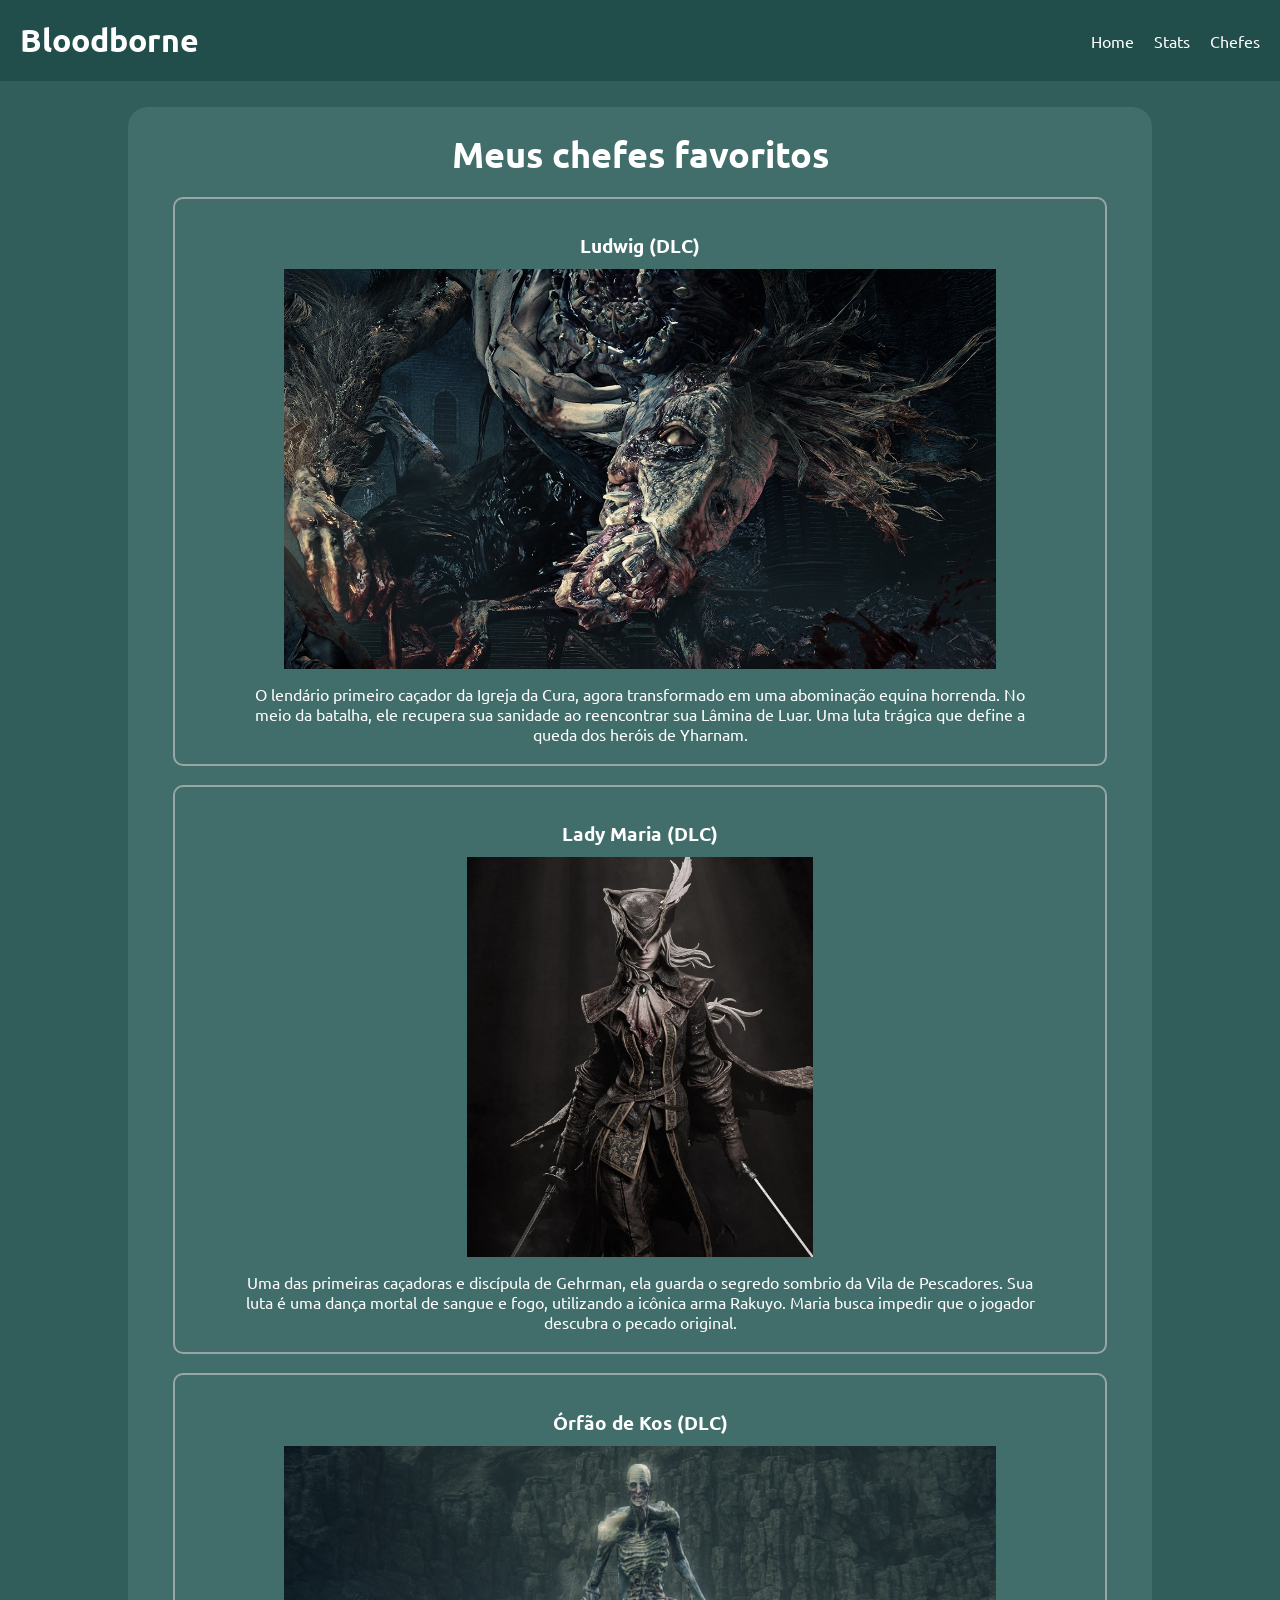
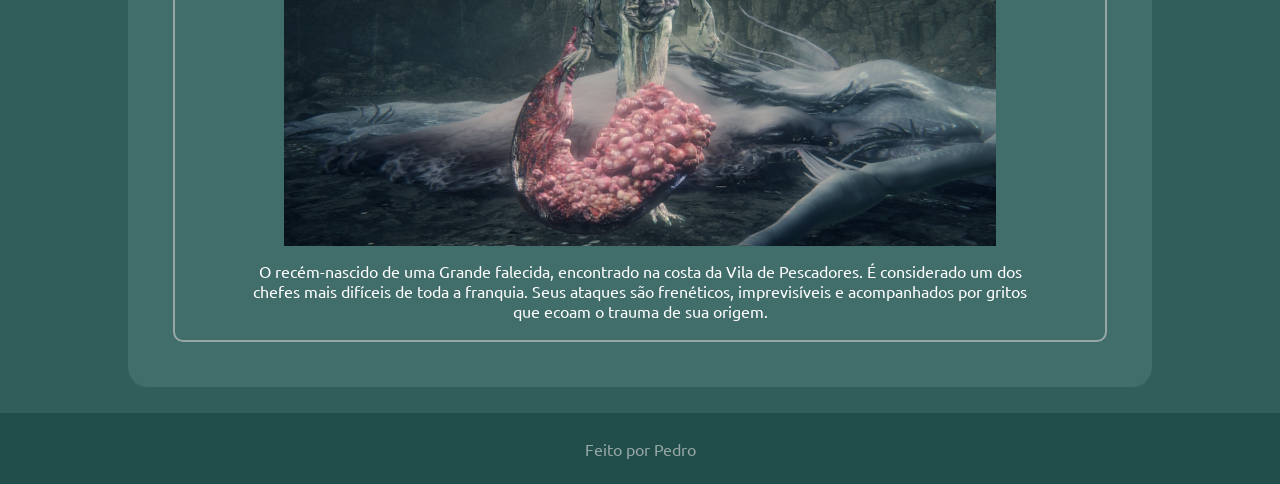
<file: chefes.html>
<!DOCTYPE html>
<html lang="pt-br">

<head>
    <meta charset="UTF-8">
    <meta name="viewport" content="width=device-width, initial-scale=1.0">
    <title>Bloodborne</title>
    <link rel="stylesheet" href="styles.css">
    <link rel="preconnect" href="https://fonts.googleapis.com">
    <link rel="preconnect" href="https://fonts.gstatic.com" crossorigin>
    <link
        href="https://fonts.googleapis.com/css2?family=Ubuntu:ital,wght@0,300;0,400;0,500;0,700;1,300;1,400;1,500;1,700&display=swap"
        rel="stylesheet">
</head>

<body>
    <header>
        <a href="index.html">
            <h1>Bloodborne</h1>
        </a>
        <nav>
            <ul class="menu">
                <li><a href="index.html">Home</a></li>
                <li><a href="stats.html">Stats</a></li>
                <li><a href="#">Chefes</a></li>
            </ul>
        </nav>
    </header>
    <main>
        <div class="card">
            <h2>Meus chefes favoritos</h2>
            <div class="boss-unique">
                <div class="boss-header">
                    <h3>Ludwig (DLC)</h3>
                    <img src="./assets/ludwig.png" alt="Imagem do chefe Gascoigne" height="400px">
                </div>
                <p>O lendário primeiro caçador da Igreja da Cura, agora transformado em uma abominação equina horrenda.
                    No meio da batalha, ele recupera sua sanidade ao reencontrar sua Lâmina de Luar. Uma luta trágica
                    que define a queda dos heróis de Yharnam.</p>
            </div>
            <div class="boss-unique">
                <div class="boss-header">
                    <h3>Lady Maria (DLC)</h3>
                    <img src="./assets/lady maria.png" alt="Imagem do chefe Gascoigne" height="400px">
                </div>
                <p>Uma das primeiras caçadoras e discípula de Gehrman, ela guarda o segredo sombrio da Vila de
                    Pescadores. Sua luta é uma dança mortal de sangue e fogo, utilizando a icônica arma Rakuyo. Maria
                    busca impedir que o jogador descubra o pecado original.</p>
            </div>
            <div class="boss-unique">
                <div class="boss-header">
                    <h3>Órfão de Kos (DLC)</h3>
                    <img src="./assets/kos.png" alt="Imagem do chefe Gascoigne" height="400px">
                </div>
                <p>O recém-nascido de uma Grande falecida, encontrado na costa da Vila de Pescadores. É considerado um
                    dos chefes mais difíceis de toda a franquia. Seus ataques são frenéticos, imprevisíveis e
                    acompanhados por gritos que ecoam o trauma de sua origem.</p>
            </div>
        </div>
    </main>
    <footer>
        <p>Feito por Pedro</p>
    </footer>
</body>

</html>
</file>
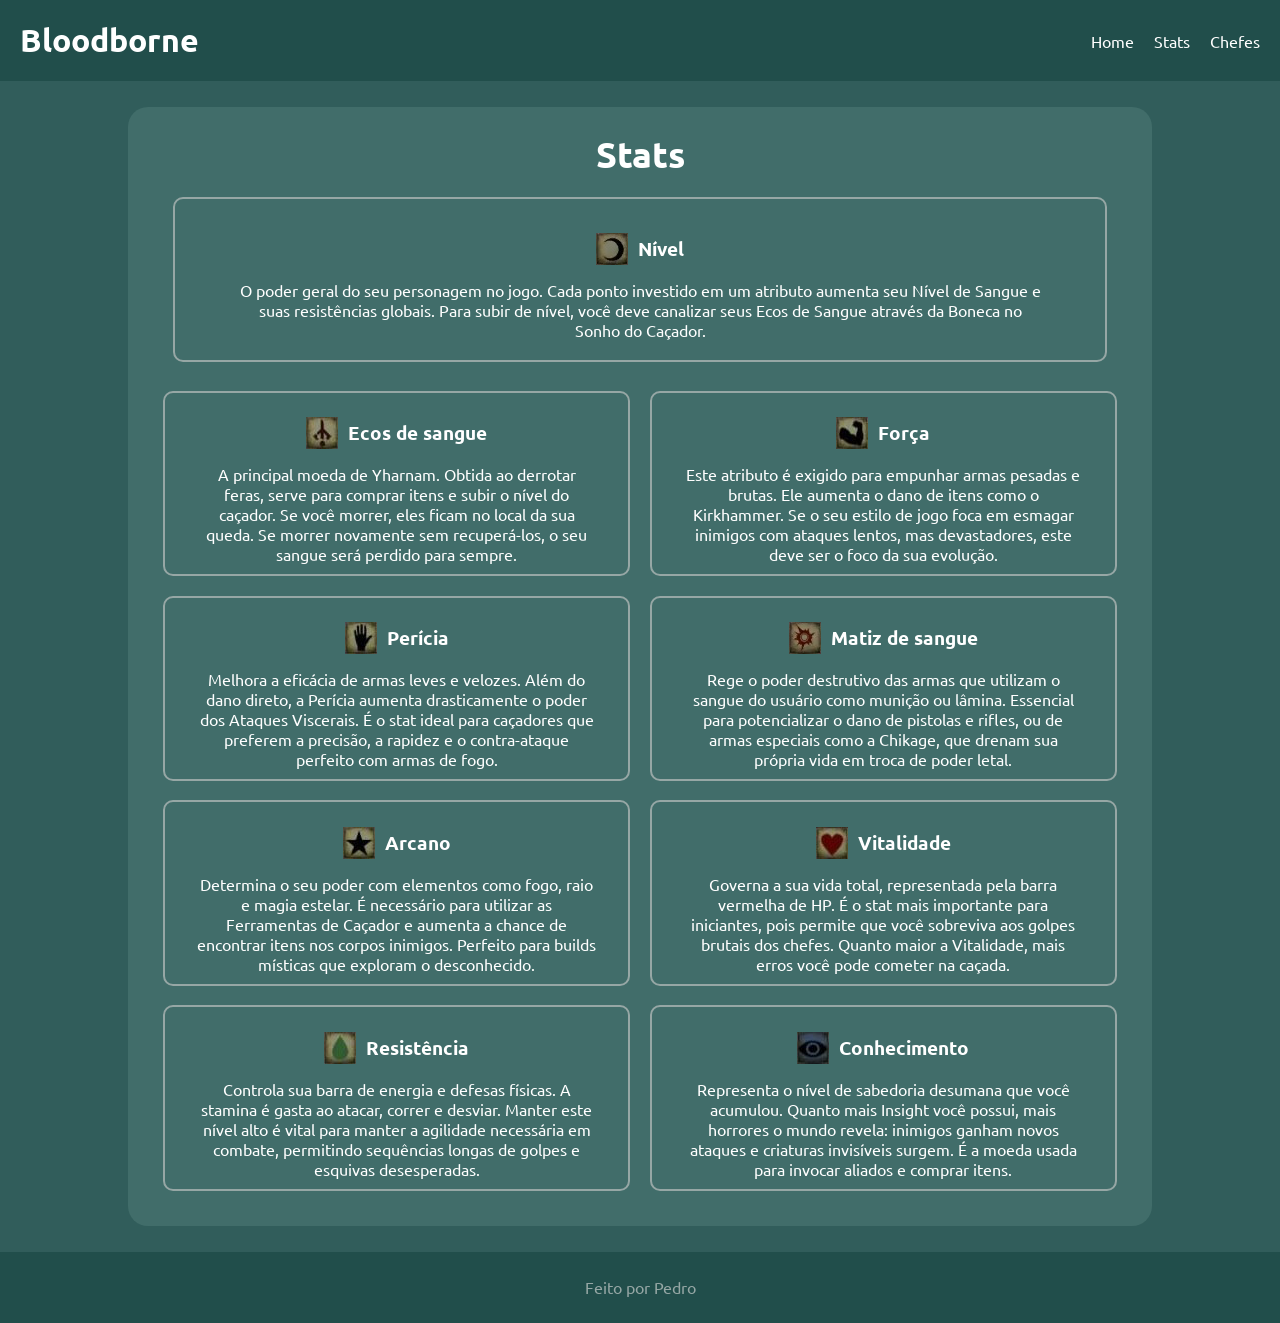
<file: stats.html>
<!DOCTYPE html>
<html lang="pt-br">

<head>
    <meta charset="UTF-8">
    <meta name="viewport" content="width=device-width, initial-scale=1.0">
    <title>Bloodborne</title>
    <link rel="stylesheet" href="styles.css">
    <link rel="preconnect" href="https://fonts.googleapis.com">
    <link rel="preconnect" href="https://fonts.gstatic.com" crossorigin>
    <link
        href="https://fonts.googleapis.com/css2?family=Ubuntu:ital,wght@0,300;0,400;0,500;0,700;1,300;1,400;1,500;1,700&display=swap"
        rel="stylesheet">
</head>

<body>
    <header>
        <a href="index.html">
            <h1>Bloodborne</h1>
        </a>
        <nav>
            <ul class="menu">
                <li><a href="index.html">Home</a></li>
                <li><a href="#">Stats</a></li>
                <li><a href="chefes.html">Chefes</a></li>
            </ul>
        </nav>
    </header>
    <main>
        <div class="card">
            <h2>Stats</h2>
            <div class="stats-unique">
                <div class="stats-header">
                    <img src="./assets/level_icon.png" alt="Ícone de nível">
                    <h3>Nível</h3>
                </div>
                <p>O poder geral do seu personagem no jogo. Cada ponto investido em um atributo aumenta seu Nível de
                    Sangue e suas resistências globais. Para subir de nível, você deve canalizar seus Ecos de Sangue
                    através da Boneca no Sonho do Caçador.</p>
            </div>
            <div class="stats">
                <div class="stats-unique">
                    <div class="stats-header">
                        <img src="./assets/blood_echoes.png" alt="Ícone de ecos de sangue">
                        <h3>Ecos de sangue</h3>
                    </div>
                    <p>A principal moeda de Yharnam. Obtida ao derrotar feras, serve para comprar itens e subir o nível
                        do caçador. Se você morrer, eles ficam no local da sua queda. Se morrer novamente sem
                        recuperá-los, o seu sangue será perdido para sempre.</p>
                </div>
                <div class="stats-unique">
                    <div class="stats-header">
                        <img src="./assets/strength.png" alt="Ícone de força">
                        <h3>Força</h3>
                    </div>
                    <p>Este atributo é exigido para empunhar armas pesadas e brutas. Ele aumenta o dano de itens como o
                        Kirkhammer. Se o seu estilo de jogo foca em esmagar inimigos com ataques lentos, mas
                        devastadores, este deve ser o foco da sua evolução.</p>
                </div>
                <div class="stats-unique">
                    <div class="stats-header">
                        <img src="./assets/skill.png" alt="Ícone de perícia">
                        <h3>Perícia</h3>
                    </div>
                    <p>Melhora a eficácia de armas leves e velozes. Além do dano direto, a Perícia aumenta drasticamente
                        o poder dos Ataques Viscerais. É o stat ideal para caçadores que preferem a precisão, a rapidez
                        e o contra-ataque perfeito com armas de fogo.</p>
                </div>
                <div class="stats-unique">
                    <div class="stats-header">
                        <img src="./assets/bloodtinge.png" alt="Ícone de matiz de sangue">
                        <h3>Matiz de sangue</h3>
                    </div>
                    <p>Rege o poder destrutivo das armas que utilizam o sangue do usuário como munição ou lâmina.
                        Essencial para potencializar o dano de pistolas e rifles, ou de armas especiais como a Chikage,
                        que drenam sua própria vida em troca de poder letal.</p>
                </div>
                <div class="stats-unique">
                    <div class="stats-header">
                        <img src="./assets/arcane.png" alt="Ícone de arcano">
                        <h3>Arcano</h3>
                    </div>
                    <p>Determina o seu poder com elementos como fogo, raio e magia estelar. É necessário para utilizar
                        as Ferramentas de Caçador e aumenta a chance de encontrar itens nos corpos inimigos. Perfeito
                        para builds místicas que exploram o desconhecido.</p>
                </div>
                <div class="stats-unique">
                    <div class="stats-header">
                        <img src="./assets/vitality.png" alt="Ícone de vitalidade">
                        <h3>Vitalidade</h3>
                    </div>
                    <p>Governa a sua vida total, representada pela barra vermelha de HP. É o stat mais importante para
                        iniciantes, pois permite que você sobreviva aos golpes brutais dos chefes. Quanto maior a
                        Vitalidade, mais erros você pode cometer na caçada.</p>
                </div>
                <div class="stats-unique">
                    <div class="stats-header">
                        <img src="./assets/endurance.png" alt="Ícone de resistência">
                        <h3>Resistência</h3>
                    </div>
                    <p>Controla sua barra de energia e defesas físicas. A stamina é gasta ao atacar, correr e desviar.
                        Manter este nível alto é vital para manter a agilidade necessária em combate, permitindo
                        sequências longas de golpes e esquivas desesperadas.</p>
                </div>
                <div class="stats-unique">
                    <div class="stats-header">
                        <img src="./assets/insight.png" alt="Ícone de conhecimento">
                        <h3>Conhecimento</h3>
                    </div>
                    <p>Representa o nível de sabedoria desumana que você acumulou. Quanto mais Insight você possui, mais
                        horrores o mundo revela: inimigos ganham novos ataques e criaturas invisíveis surgem. É a moeda
                        usada para invocar aliados e comprar itens.</p>
                </div>
            </div>
        </div>
    </main>
    <footer>
        <p>Feito por Pedro</p>
    </footer>
</body>

</html>
</file>
<file: styles.css>
* {
    margin: 0;
    padding: 0;
    box-sizing: border-box;
    font-family: 'Ubuntu', sans-serif;
}

header {
    background-color: #214e4b;
    color: white;
    padding: 20px;
    display: flex;
    justify-content: space-between;
    align-items: center;
    position: sticky;
    top: 0;
}

.menu {
    display: flex;
    justify-content: space-between;
    gap: 20px;
}

li {
    list-style-type: none;
}

a {
    text-decoration: none;
    color: #fff;
}

main {
    background-color: #315d5b;
    display: flex;
    justify-content: center;
}

.card {
    background-color: #416d6a;
    max-width: 80%;
    height: fit-content;
    padding: 2%;
    margin: 2%;
    border-radius: 20px;
    text-align: center;
    color: #fff;
}

.card h2 {
    font-size: 36px;
}

.main-img {
    width: 90%;
    margin: 20px;
    border-radius: 20px;
}

.card p {
    margin-inline: 5%;
}

footer {
    background-color: #214e4b;
    padding: 2%;
    text-align: center;
    color: #96a7a5;
}

.stats {
    display: grid;
    grid-template-columns: 1fr 1fr;
}

.stats-unique {
    border: 2px solid #96a7a5;
    border-radius: 10px;
    padding: 2%;
    margin: 2%;
    display: flex;
    flex-direction: column;
    align-items: center;
}

.stats-header {
    display: flex;
    align-items: center;
    gap: 10px;
    margin: 15px;
}

.boss-unique {
    border: 2px solid #96a7a5;
    border-radius: 10px;
    padding: 2%;
    margin: 2%;
    display: flex;
    flex-direction: column;
    align-items: center;
}

.boss-header {
    display: flex;
    flex-direction: column;
    align-items: center;
    gap: 10px;
    margin: 15px;
}
</file>
